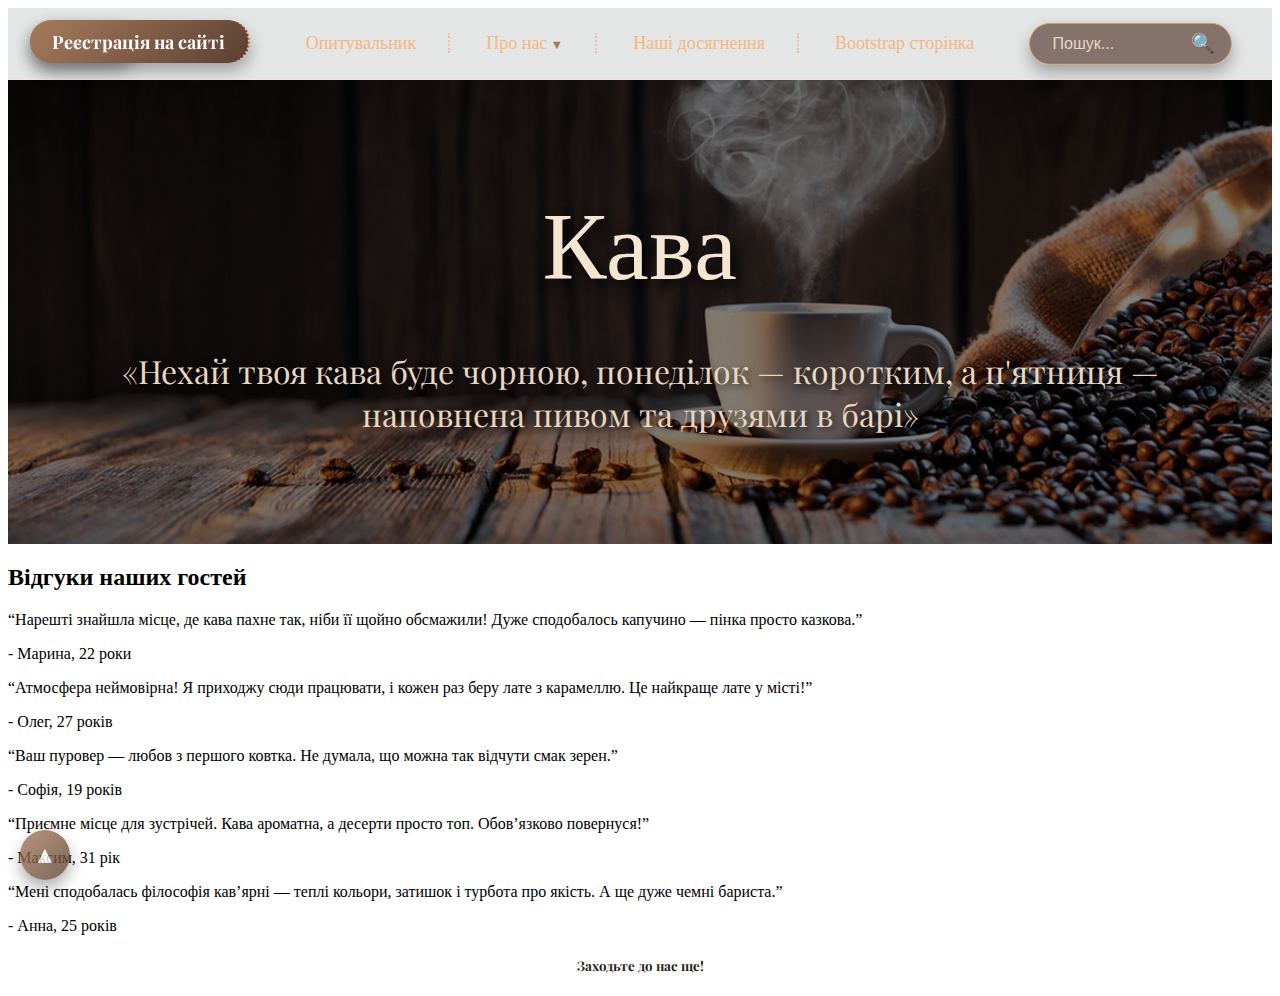
<file: index.html>
<!DOCTYPE html>
<html lang="uk">
<head>
    <meta charset="UTF-8">
    <meta name="viewport" content="width=device-width, initial-scale=1.0">
    <title>Кава</title>

    <link rel="stylesheet" href="styles/main.css">

    <link rel="preconnect" href="https://fonts.googleapis.com">
    <link rel="preconnect" href="https://fonts.gstatic.com" crossorigin>
    <link href="https://fonts.googleapis.com/css2?family=Clicker+Script&family=Playfair+Display:wght@400;600&display=swap" rel="stylesheet">
</head>

<body id="top">

    <!-- Навігація -->
    <nav class="fade-in fade-delay-1">
        <!-- Sign in з модальним вікном -->
        <a href="#auth-modal" class="signin-btn fade-in fade-delay-2">Sign in</a>

        <div class="nav-center">
            <a href="./registration.html" class="fade-in fade-delay-3">Реєстрація на сайті</a>
            <a href="./wardroom.html" class="fade-in fade-delay-3">Опитувальник</a>

            <div class="dropdown fade-in fade-delay-4">
                <a href="./about_us.html" class="dropbtn">Про нас</a>
                <div class="dropdown-content">
                    <a href="./about_us.html">Наша історія</a>
                    <a href="./about_us.html">Команда</a>
                    <a href="./about_us.html">Контакти</a>
                </div>
            </div>

            <a href="./our_achievements.html" class="fade-in fade-delay-4">Наші досягнення</a>
            <a href="./bootstrap.html" class="fade-in fade-delay-4">Bootstrap сторінка</a>
        </div>

        <!-- Пошук -->
        <form class="search-box fade-in fade-delay-4" action="#" method="get">
            <input type="text" name="q" placeholder="Пошук...">
            <button type="submit">🔍</button>
        </form>
    </nav>

    <!-- Модальне вікно авторизації -->
    <div id="auth-modal" class="modal">
        <div class="modal-content fade-in fade-delay-2">
            <a href="#" class="close">&times;</a>
            <h2>Вхід у систему</h2>
            <form>
                <label for="email">Електронна пошта:</label>
                <input type="email" id="email" placeholder="Введіть email" required>

                <label for="password">Пароль:</label>
                <input type="password" id="password" placeholder="Введіть пароль" required>

                <button type="submit" class="auth-btn">Увійти</button>
            </form>
        </div>
    </div>

    <!-- Головний блок з кавою -->
    <main >
        <div class="main-section fade-in fade-delay-1">
        <header>
            <h1 class="fade-in fade-delay-2">Кава</h1>
        </header>

        <h2 class="fade-in fade-delay-3">
            <q>Нехай твоя кава буде чорною, понеділок — коротким, а п'ятниця — наповнена пивом та друзями в барі</q>
        </h2>
        </div>

         <!-- Відгуки -->
    <section class="reviews fade-in fade-delay-2">
        <h2 class="fade-in fade-delay-2">Відгуки наших гостей</h2>

        <div class="review fade-in fade-delay-3">
            <p>“Нарешті знайшла місце, де кава пахне так, ніби її щойно обсмажили! Дуже сподобалось капучино — пінка просто казкова.”</p>
            <span>- Марина, 22 роки</span>
        </div>

        <div class="review fade-in fade-delay-4">
            <p>“Атмосфера неймовірна! Я приходжу сюди працювати, і кожен раз беру лате з карамеллю. Це найкраще лате у місті!”</p>
            <span>- Олег, 27 років</span>
        </div>

        <div class="review fade-in fade-delay-3">
            <p>“Ваш пуровер — любов з першого ковтка. Не думала, що можна так відчути смак зерен.”</p>
            <span>- Софія, 19 років</span>
        </div>

        <div class="review fade-in fade-delay-4">
            <p>“Приємне місце для зустрічей. Кава ароматна, а десерти просто топ. Обов’язково повернуся!”</p>
            <span>- Максим, 31 рік</span>
        </div>

        <div class="review fade-in fade-delay-3">
            <p>“Мені сподобалась філософія кавʼярні — теплі кольори, затишок і турбота про якість. А ще дуже чемні бариста.”</p>
            <span>- Анна, 25 років</span>
        </div>
    </section>

        <!-- Кнопка вгору -->
        <a href="#top" class="scroll-top fade-in fade-delay-4" title="Наверх">▲</a>
    </main>

    <footer class="fade-in fade-delay-4">
        <h5>Заходьте до нас ще!</h5>
    </footer>

</body>
</html>
</file>
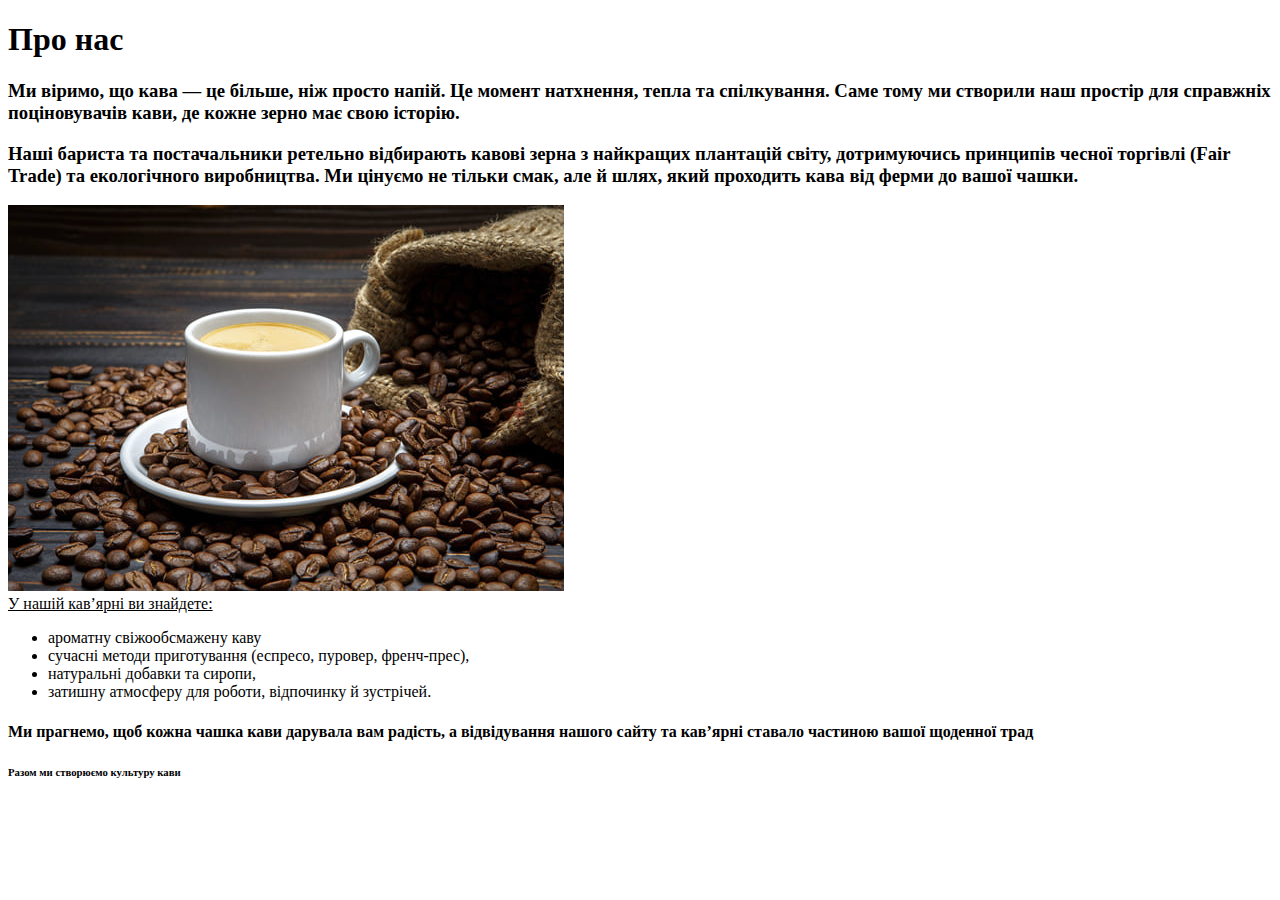
<file: about_us.html>
<!DOCTYPE html>
<html lang="en">
<head>
    <meta charset="UTF-8">
    <meta name="viewport" content="width=device-width, initial-scale=1.0">
    <title>Про нас</title>
</head>
<body>
    <header>
        <h1>Про нас</h1>
    </header>
    <section>
        <h3>Ми віримо, що кава — це більше, ніж просто напій. Це момент натхнення, тепла та спілкування. Саме тому ми створили наш простір для справжніх поціновувачів кави, де кожне зерно має свою історію.</h3>

        <h3>Наші бариста та постачальники ретельно відбирають кавові зерна з найкращих плантацій світу, дотримуючись принципів чесної торгівлі (Fair Trade) та екологічного виробництва. Ми цінуємо не тільки смак, але й шлях, який проходить кава від ферми до вашої чашки.</h3>
    </section>

    <section>
        <article>
            <img src="./image/coffee-brasil-1.jpg" alt="Фото кави">

            <br>

            <u>У нашій кав’ярні ви знайдете:</u>

            

            <ul>
                <li>ароматну свіжообсмажену каву</li>
                <li>сучасні методи приготування (еспресо, пуровер, френч-прес),</li>
                <li>натуральні добавки та сиропи,</li>
                <li>затишну атмосферу для роботи, відпочинку й зустрічей.</li>
            </ul>
        </article> 
        
        <article>
            <h4>Ми прагнемо, щоб кожна чашка кави дарувала вам радість, а відвідування нашого сайту та кав’ярні ставало частиною вашої щоденної трад</h4>
        </article>
    </section>

    <footer>
        <h6>Разом ми створюємо культуру кави</h6>
    </footer>
</body>
</html>
</file>
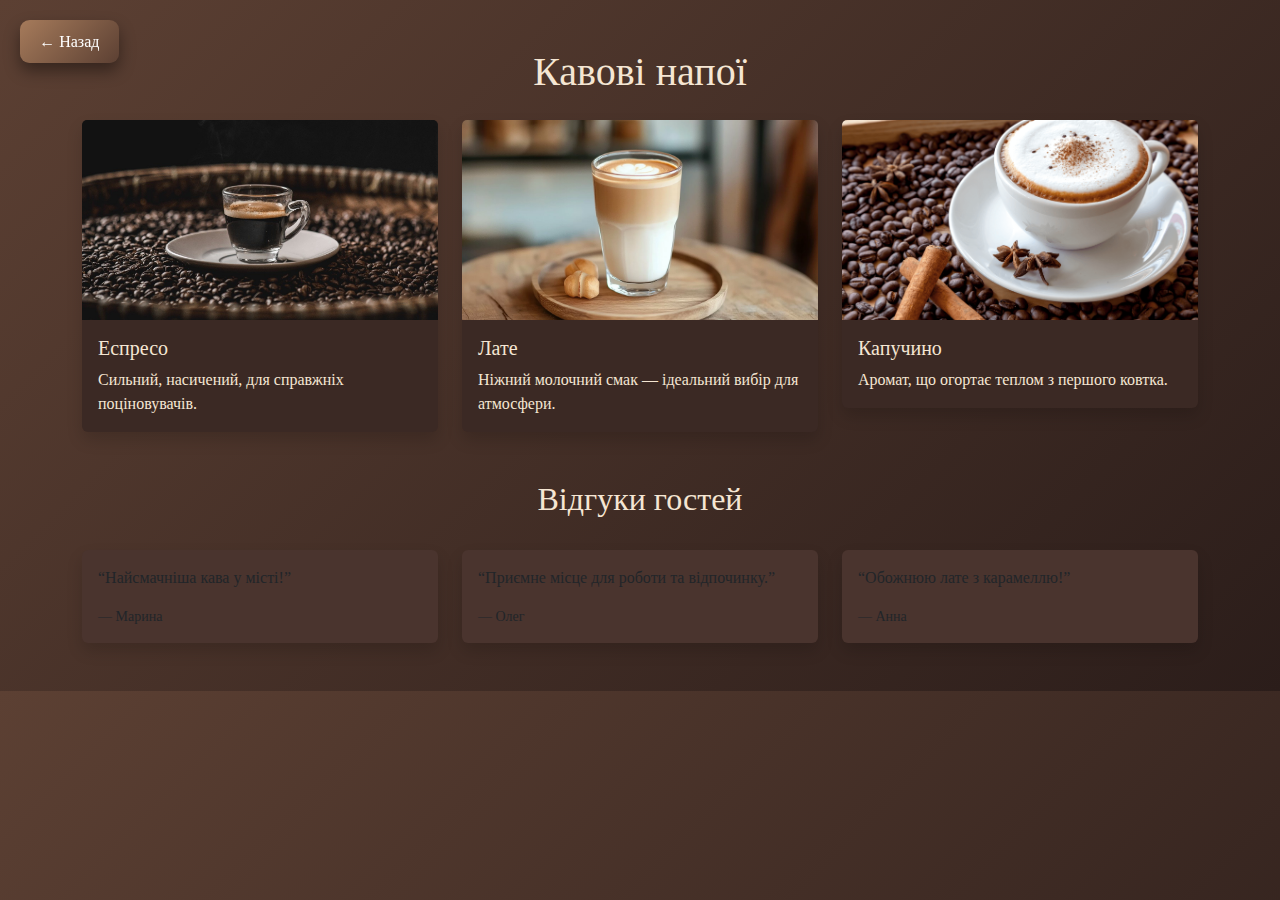
<file: bootstrap.html>
<!doctype html>
<html lang="uk">
<head>
    <meta charset="utf-8">
    <meta name="viewport" content="width=device-width, initial-scale=1">

    <title>Coffee & Bootstrap</title>

    <!-- Тільки CSS Bootstrap -->
    <link href="https://cdn.jsdelivr.net/npm/bootstrap@5.2.3/dist/css/bootstrap.min.css" 
          rel="stylesheet">

    <style>
        body {
            background: linear-gradient(135deg, #5c4033, #2b1d1a);
            color: #f5e6d3;
            font-family: "Playfair Display", serif;
        }

        h1, h2 {
            font-family: "Clicker Script", cursive;
        }

        .coffee-card {
            background: #3b2924;
            border: none;
            color: #f5e6d3;
        }

        .coffee-card img {
            height: 200px;
            object-fit: cover;
        }

        .feedback-card {
            background: #4a342e;
            border: none;
        }

        /* Кнопка назад */
        .back-btn {
            position: fixed;
            top: 20px;
            left: 20px;
            background: linear-gradient(135deg, #a67b5b, #5c4033);
            padding: 0.6rem 1.2rem;
            border-radius: .6rem;
            text-decoration: none;
            color: white;
            box-shadow: 0 0.5rem 1rem rgba(0,0,0,0.4);
        }

        .back-btn:hover {
            background: linear-gradient(135deg, #d2a679, #70452a);
        }
    </style>
</head>

<body>

<a href="index.html" class="back-btn">← Назад</a>

<div class="container py-5">

    <h1 class="text-center mb-4">Кавові напої</h1>

    <!-- Три картки з кавою -->
    <div class="row g-4">

        <div class="col-md-4">
            <div class="card coffee-card shadow">
                <img src="image/coffee-expresso.jpg" class="card-img-top" alt="Еспресо">
                <div class="card-body">
                    <h5 class="card-title">Еспресо</h5>
                    <p class="card-text">Сильний, насичений, для справжніх поціновувачів.</p>
                </div>
            </div>
        </div>

        <div class="col-md-4">
            <div class="card coffee-card shadow">
                <img src="image/coffe-late.webp" class="card-img-top" alt="Лате">
                <div class="card-body">
                    <h5 class="card-title">Лате</h5>
                    <p class="card-text">Ніжний молочний смак — ідеальний вибір для атмосфери.</p>
                </div>
            </div>
        </div>

        <div class="col-md-4">
            <div class="card coffee-card shadow">
                <img src="image/coffe-capuchino.png" class="card-img-top" alt="Капучино">
                <div class="card-body">
                    <h5 class="card-title">Капучино</h5>
                    <p class="card-text">Аромат, що огортає теплом з першого ковтка.</p>
                </div>
            </div>
        </div>

    </div>

    <!-- Відгуки -->
    <h2 class="text-center mt-5">Відгуки гостей</h2>

    <div class="row g-4 mt-1">

        <div class="col-md-4">
            <div class="card p-3 feedback-card shadow">
                <p>“Найсмачніша кава у місті!”</p>
                <small>— Марина</small>
            </div>
        </div>

        <div class="col-md-4">
            <div class="card p-3 feedback-card shadow">
                <p>“Приємне місце для роботи та відпочинку.”</p>
                <small>— Олег</small>
            </div>
        </div>

        <div class="col-md-4">
            <div class="card p-3 feedback-card shadow">
                <p>“Обожнюю лате з карамеллю!”</p>
                <small>— Анна</small>
            </div>
        </div>

    </div>

</div>

</body>
</html>
</file>
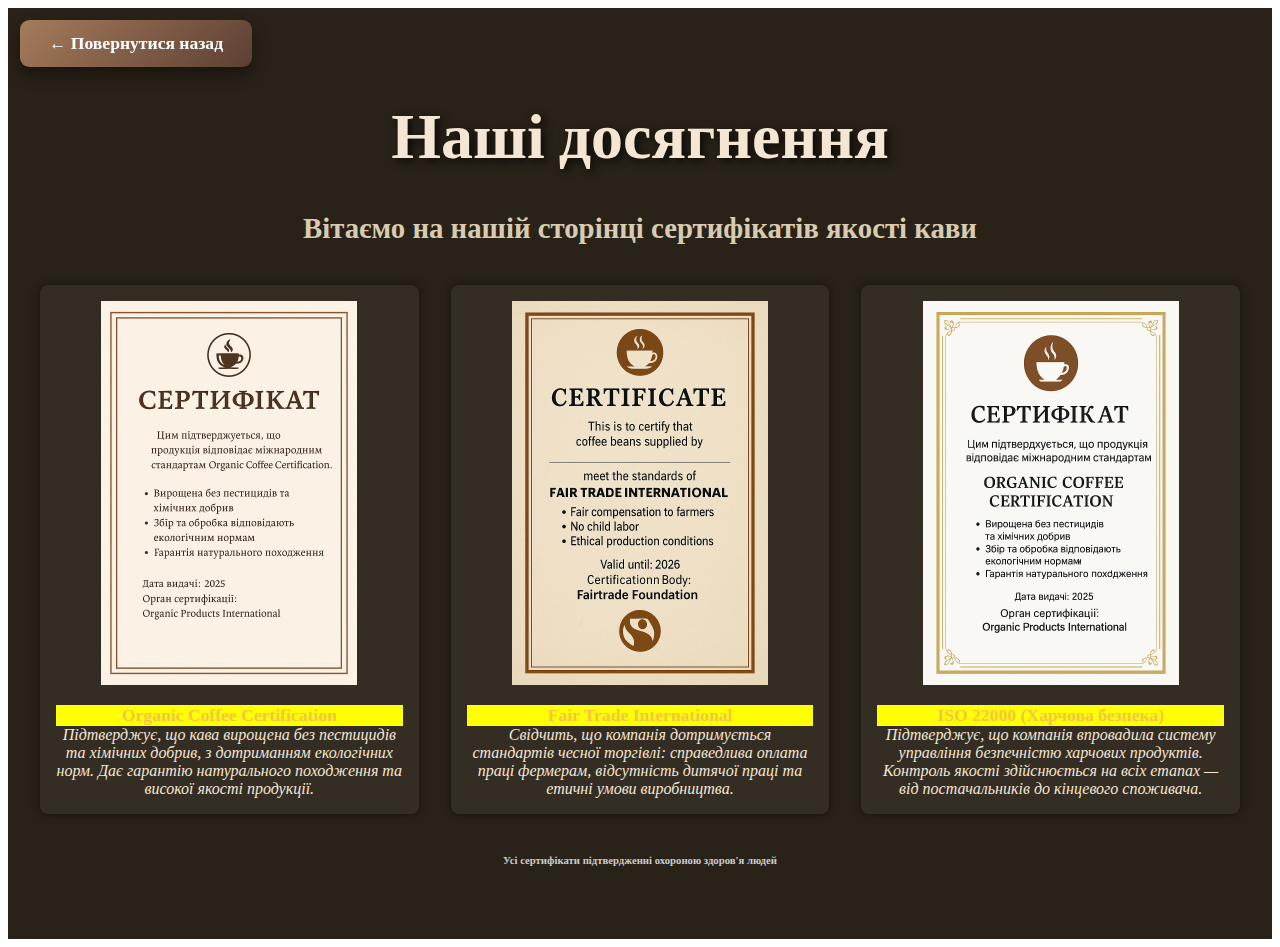
<file: our_achievements.html>
<!DOCTYPE html>
<html lang="en">
<head>
    <meta charset="UTF-8">
    <meta name="viewport" content="width=device-width, initial-scale=1.0">
    <link rel="stylesheet" href="styles/achievements.css">
    <link rel="stylesheet" href="styles/main.css">
    <link rel="stylesheet" href="https://fonts.googleapis.com/css2?family=Clicker+Script&display=swap">
    <link rel="preconnect" href="https://fonts.googleapis.com">
    <link rel="preconnect" href="https://fonts.gstatic.com" crossorigin>
    <link href="https://fonts.googleapis.com/css2?family=Clicker+Script&display=swap" rel="stylesheet">
    <title>Наші досягнення</title>
</head>
<body>

    
    <main class="achievements">


    <div class="back-btn">
         <a href="index.html">← Повернутися назад</a>
    </div>



        <header>
            <h1>Наші досягнення</h1>
        </header>
        
        
        <h3>Вітаємо на нашій сторінці сертифікатів якості кави</h3>
        
        <section>
            <article>
                <img src="./image/ChatGPT Image 4 сент. 2025 г., 15_25_33.png" alt="Organic Coffee Certification">
                
                
                <mark>Organic Coffee Certification</mark>
                
                <i>Підтверджує, що кава вирощена без пестицидів та хімічних добрив, з дотриманням екологічних норм. Дає гарантію натурального походження та високої якості продукції.</i>
            </article>
            
            <article>
                <img src="./image/a11743d5-6903-491f-9242-7beac7865891.png" alt="Fair Trade International">
                
                <mark>Fair Trade International</mark>
                
                <i>Свідчить, що компанія дотримується стандартів чесної торгівлі: справедлива оплата праці фермерам, відсутність дитячої праці та етичні умови виробництва.</i>
            </article>
            
            <article>
                <img src="./image/ChatGPT Image 4 сент. 2025 г., 15_26_17.png" alt="ISO 22000 (Харчова безпека)">
                
                <mark>ISO 22000 (Харчова безпека)</mark>
                
                <i>Підтверджує, що компанія впровадила систему управління безпечністю харчових продуктів. Контроль якості здійснюється на всіх етапах — від постачальників до кінцевого споживача.</i>
            </article>
        </section>
        
        <footer>
            <h6>Усі сертифікати підтвердженні охороною здоров'я людей</h6>
        </footer>
    </main>
        
    </body>
</html>
</file>
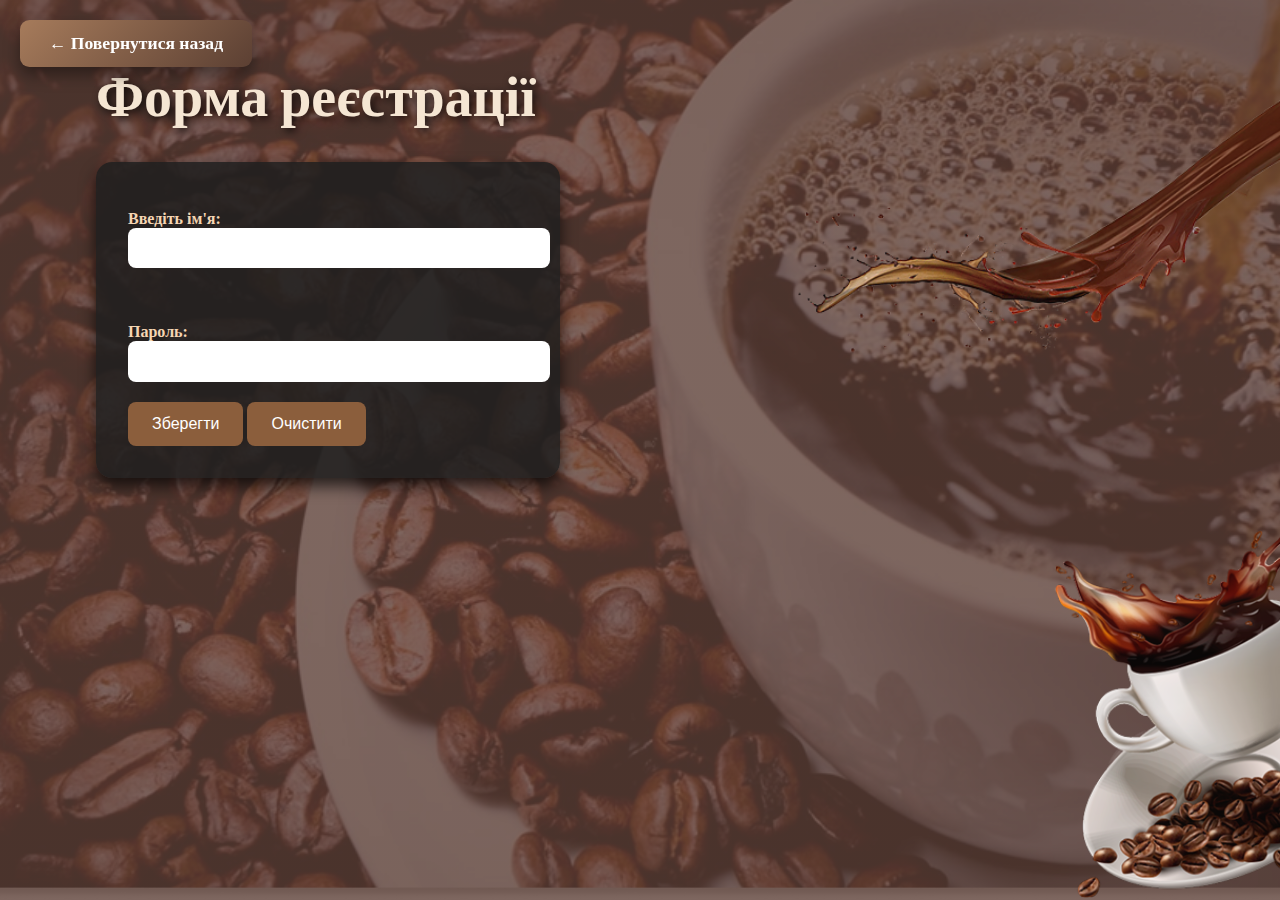
<file: registration.html>
<!DOCTYPE html>
<html lang="en">
<head>
    <meta charset="UTF-8">
    <meta name="viewport" content="width=device-width, initial-scale=1.0">
    <link rel="stylesheet" href="styles/main.css">
    <link rel="stylesheet" href="styles/registration.css">
    <link rel="stylesheet" href="https://fonts.googleapis.com/css2?family=Clicker+Script&display=swap">
    <link rel="preconnect" href="https://fonts.googleapis.com">
    <link rel="preconnect" href="https://fonts.gstatic.com" crossorigin>
    <link href="https://fonts.googleapis.com/css2?family=Clicker+Script&display=swap" rel="stylesheet">
    <title>Реєстрація</title>
</head>
<body>

    <img src="image/coffee_blast.png" alt="coffee" class="side-coffee">
    <img src="image/pngwing 2.png" alt="coffee"class="side-coffee2">

    <h1>Форма реєстрації</h1>

    <div class="back-btn">
         <a href="index.html">← Повернутися назад</a>
    </div>

    <form action="">
        <label>Введіть ім'я: <br>
            <input type="text">
        </label>

        <br>

        <label>Пароль: <br>
            <input type="password">
        </label>

        <div>
            <input type="submit" value="Зберегти">
            <input type="reset" value="Очистити">
        </div>
    </form>

</body>
</html>
</file>
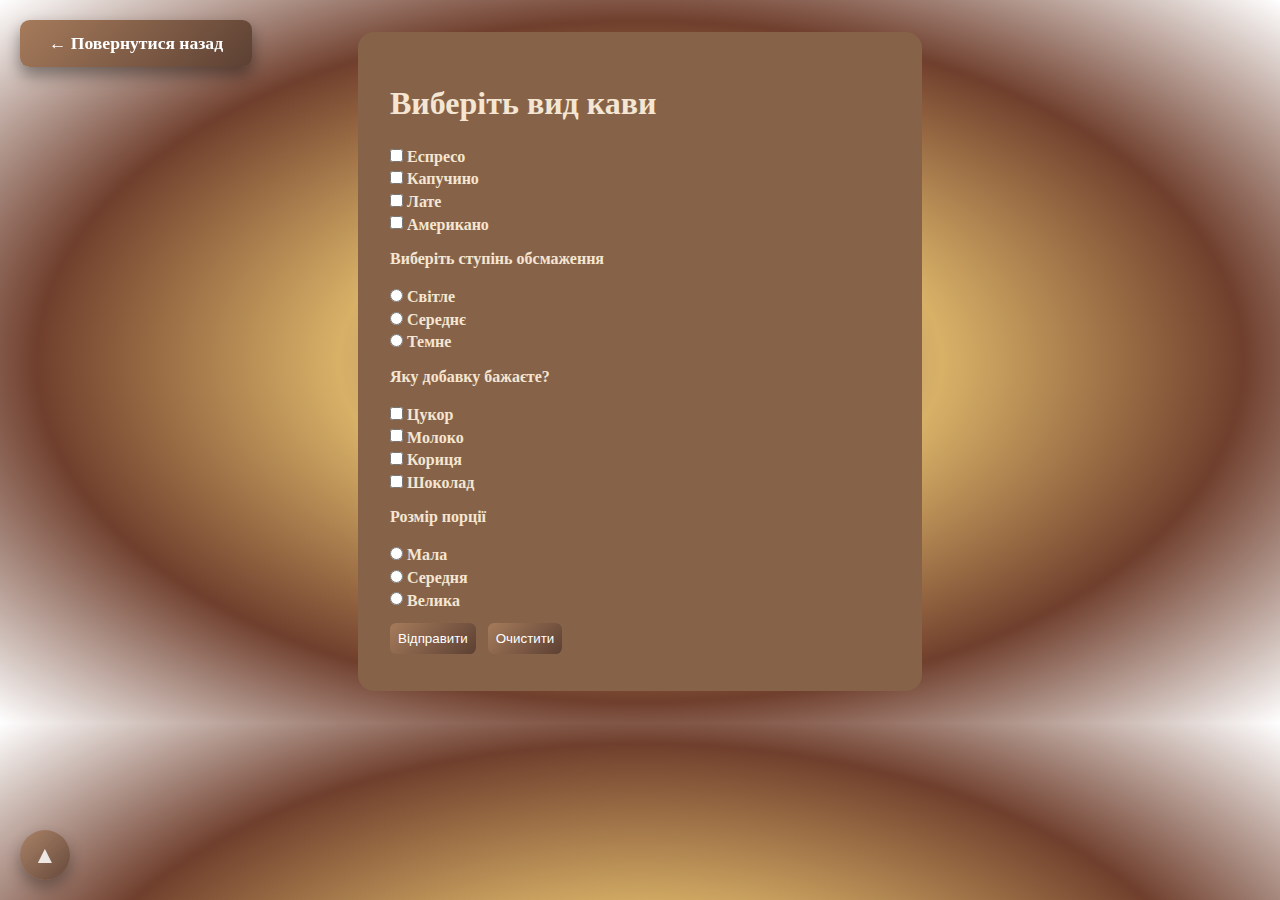
<file: wardroom.html>
<!DOCTYPE html>
<html lang="en">
<head>
    <meta charset="UTF-8">
    <meta name="viewport" content="width=device-width, initial-scale=1.0">
    <link rel="stylesheet" href="styles/main.css">
    <link rel="stylesheet" href="styles/wardroom.css">
    <link rel="stylesheet" href="https://fonts.googleapis.com/css2?family=Clicker+Script&display=swap">
    <link rel="preconnect" href="https://fonts.googleapis.com">
    <link rel="preconnect" href="https://fonts.gstatic.com" crossorigin>
    <link href="https://fonts.googleapis.com/css2?family=Clicker+Script&display=swap" rel="stylesheet">
    <title>Опитувальник</title>
</head>
<body>

    <div class="back-btn">
         <a href="index.html">← Повернутися назад</a>
    </div>

    <form action="handler.php">
        <p><h1>Виберіть вид кави</h1></p>
        <p>
            <input type="checkbox" id="q1">
            <label for="q1">Еспресо</label><br>
            <input type="checkbox" id="q2">
            <label for="q2">Капучино</label><br>
            <input type="checkbox" id="q3">
            <label for="q3">Лате</label><br>
            <input type="checkbox" id="q4">
            <label for="q4">Американо</label>
        </p>

        <p><b>Виберіть ступінь обсмаження</b></p>
        <p>
            <input type="radio" id="q5" name="roast" value="light">
            <label for="q5">Світле</label><br>
            <input type="radio" id="q6" name="roast" value="medium">
            <label for="q6">Середнє</label><br>
            <input type="radio" id="q7" name="roast" value="dark">
            <label for="q7">Темне</label>
        </p>

        <p><b>Яку добавку бажаєте?</b></p>
        <p>
            <input type="checkbox" id="q8">
            <label for="q8">Цукор</label><br>
            <input type="checkbox" id="q9">
            <label for="q9">Молоко</label><br>
            <input type="checkbox" id="q10">
            <label for="q10">Кориця</label><br>
            <input type="checkbox" id="q11">
            <label for="q11">Шоколад</label>
        </p>

        <p><b>Розмір порції</b></p>
        <p>
            <input type="radio" id="q12" name="size" value="small">
            <label for="q12">Мала</label><br>
            <input type="radio" id="q13" name="size" value="medium">
            <label for="q13">Середня</label><br>
            <input type="radio" id="q14" name="size" value="large">
            <label for="q14">Велика</label>
        </p>

        <div>
            <input type="submit" value="Відправити">
            <input type="reset" value="Очистити">
        </div>

        <a href="#top" class="scroll-top" title="Наверх">▲</a>

    </form>
</body>
</html>
</file>
<file: styles/main.css>
:root {
  --main-bg: #2b1d1a;                
  --overlay: rgba(0,0,0,0.5);        
  --main-text: #f5e6d3;              
  --secondary-text: #e8d6c0;         
  --accent: #a67b5b;                
  --accent-dark: #5c4033;            
  --nav-bg: #e4e6e5;                 
  --nav-link: #f5b683;               
  --nav-link-hover: rgb(164, 131, 121);
  --font-header: "Clicker Script", cursive;
  --font-body: "Playfair Display", serif;
}

/* Заголовки с красивым шрифтом */
.clicker-script-regular {
  font-family: var(--font-header);
  font-weight: 400;
  font-style: normal;
}

/* Главный блок */
.main-section {
  position: relative;
  z-index: 0;
  height: 25rem;
  background-image: url("../image/coffee_image.png");
  background-size: cover;
  background-position: center;
  background-repeat: no-repeat;
  display: flex;
  align-items: center;
  justify-content: center;
  flex-direction: column;
  color: var(--main-text);
  text-align: center;
  padding: 2rem;
}

/* Затемнение фона */
.main-section::before {
  content: "";
  position: absolute;
  top: 0; left: 0;
  width: 100%; height: 100%;
  background: rgba(0,0,0,0.5);
  pointer-events: none; /* делает клики доступными */
}

/* Тексты */
.main-section h1,
.main-section h2 {
  position: relative;
  z-index: 1;
  color: var(--main-text);
  text-shadow: 0.2rem 0.2rem 0.4rem rgba(0,0,0,0.8);
  margin: 0.5rem 0;
}

.main-section h1 {
  font-family: var(--font-header);
  font-size: 6rem;
  font-weight: 400;
  color: var(--main-text);
  text-shadow: 0.4rem 0.4rem 0.8rem rgba(0,0,0,0.8);
  margin-bottom: 1.5rem;
  letter-spacing: 0.05rem;
}

.main-section h2 {
  font-family: var(--font-body);
  font-size: 2rem;
  font-weight: 400;
  color: var(--secondary-text);
  text-shadow: 0.2rem 0.2rem 0.4rem rgba(0,0,0,0.6);
}

/* Навигация */
nav {  
  position: relative;
  z-index: 100;
  margin: 0;
  border-bottom: #f5e3e8 solid 1px;
  padding: 25px 5px;
  background: var(--nav-bg);
  text-align: center;
  display: flex;
  justify-content: center;
}

nav a {
  padding: 0 32px;
  border-right: #f5bba3 dotted 2px;
  font-size: 18px;
  color: var(--nav-link);
  text-decoration: none;
  transition: color 0.3s ease;
}

nav a:hover {
  text-decoration: underline; 
  color: var(--nav-link-hover);
}

nav a:last-child {
  border-right: none;
}

/* Контейнер для выпадающего меню */
.dropdown {
  position: relative;
  display: inline-block;
  z-index: 200;
}

/* Кнопка */
.dropbtn {
  color: var(--nav-link);
  text-decoration: none;
  padding: 0 32px;
  font-size: 18px;
  transition: color 0.3s;
}

.dropbtn:hover {
  color: var(--nav-link-hover);
}

/* Стрелочка */
.dropbtn::after {
  content: " ▼";
  font-size: 0.8rem;
  color: var(--accent);
  transition: transform 0.3s ease;
}

.dropdown:hover .dropbtn::after {
  transform: rotate(180deg); /* красивая анимация стрелки */
}

/* Подменю */
.dropdown-content {
  display: none;
  position: absolute;
  top: 2.5rem;
  left: 0;
  background: rgba(50, 35, 25, 0.95);
  min-width: 160px;
  box-shadow: 0 0.5rem 1rem rgba(0,0,0,0.4);
  border-radius: 0.5rem;
  z-index: 9999;
}

/* Ссылки в подменю */
.dropdown-content a {
  display: block;
  padding: 0.8rem 1rem;
  color: var(--main-text);
  text-decoration: none;
  text-align: left;
  transition: background 0.3s, color 0.3s;
}

.dropdown-content a:hover {
  background: rgba(255, 255, 255, 0.1);
  color: var(--accent);
}

/* Показываем подменю при наведении */
.dropdown:hover .dropdown-content {
  display: block;
}

/* Кнопка "Назад" */
.back-btn {
  position: fixed;
  top: 20px;
  left: 20px;
  z-index: 1000;
}

.back-btn a {
  display: inline-block;
  padding: 0.8rem 1.8rem;
  background: linear-gradient(135deg, var(--accent), var(--accent-dark));
  color: #fff;
  font-family: var(--font-body);
  font-size: 1.1rem;
  font-weight: bold;
  border-radius: 0.6rem;
  text-decoration: none;
  box-shadow: 0 0.5rem 1rem rgba(0,0,0,0.4);
  transition: all 0.3s ease;
}

.back-btn a:hover {
  background: linear-gradient(135deg, #f5e6d3, #d2a679);
  color: #2c2c2c;
  transform: translateY(-0.2rem) scale(1.05);
}

/* Подвал */
h5 {
  text-align: center;
  font-family: var(--font-body);
  color: #292218;
}

.main-section::before {
  pointer-events: none; /* делает фон некликабельным */
}

nav,
.dropdown,
.dropdown-content {
  z-index: 10000; /* меню поверх фона */
}

.scroll-top {
  position: fixed;
  bottom: 20px;
  left: 20px;
  background: linear-gradient(135deg, #a67b5b, #5c4033);
  color: #fff;
  font-size: 1.5rem;
  font-weight: bold;
  border: none;
  border-radius: 50%;
  width: 50px;
  height: 50px;
  text-align: center;
  line-height: 50px;
  text-decoration: none;
  box-shadow: 0 0.5rem 1rem rgba(0,0,0,0.4);
  z-index: 2000;
  cursor: pointer;
  transition: all 0.3s ease;
  opacity: 0.8;
}

.scroll-top:hover {
  background: linear-gradient(135deg, #f5e6d3, #d2a679);
  color: #2c2c2c;
  transform: translateY(-5px) scale(1.05);
  opacity: 1;
}

/* Контейнер пошуку */

.search-box {
  position: absolute;
  top: 50%;
  right: 40px;
  transform: translateY(-50%);
  display: flex;
  align-items: center;
  background: rgba(93, 64, 55, 0.7);
  border: 1px solid #d2a679;
  border-radius: 2rem;
  padding: 0.2rem 0.6rem;
  box-shadow: 0 0.5rem 1rem rgba(0,0,0,0.3);
  transition: all 0.3s ease;
}

.search-box input {
  background: transparent;
  border: none;
  outline: none;
  color: #f5e6d3;
  padding: 0.5rem 0.8rem;
  font-size: 1rem;
  width: 120px;
  transition: width 0.3s ease;
}

.search-box input::placeholder {
  color: #e8d6c0;
}

.search-box button {
  background: none;
  border: none;
  color: #f5e6d3;
  cursor: pointer;
  font-size: 1.2rem;
  transition: color 0.3s ease;
}

.search-box:hover {
  background: rgba(93, 64, 55, 0.9);
  transform: translateY(-50%) scale(1.05);
}

.search-box:hover input {
  width: 160px;
}

.search-box button:hover {
  color: #d2a679;
}

/* --- Планшеты (до 1024px) --- */
@media (max-width: 1024px) {
  nav {
    display: flex;
    flex-wrap: wrap;
    justify-content: center;
    padding: 1rem;
  }

  nav a, .dropbtn {
    font-size: 1rem;
    padding: 0.5rem 1rem;
  }

  .dropdown-content {
    position: static;
    width: 100%;
    text-align: center;
  }

  .search-box {
    position: static;
    transform: none;
    margin: 1rem auto;
  }
}

/* --- Телефоны (до 768px) --- */
@media (max-width: 768px) {
  h1 {
    font-size: 2.2rem;
    text-align: center;
  }

  h2, h3 {
    font-size: 1.1rem;
    text-align: center;
  }

  .about-content,
  .registration,
  .achievements-content,
  .wardroom-content {
    flex-direction: column;
    align-items: center;
    text-align: center;
    gap: 1rem;
  }

  .about-img,
  .achievements-img {
    width: 90%;
    max-width: 400px;
    height: auto;
  }

  .about-text,
  .registration form,
  .achievements-text,
  .wardroom-text {
    width: 90%;
    max-width: 500px;
  }

  nav {
    flex-direction: column;
    gap: 0.5rem;
  }

  nav a {
    border: none;
    display: block;
  }

  .search-box {
    width: 80%;
    justify-content: center;
  }

  .search-box input {
    width: 100%;
    font-size: 1rem;
  }
}

/* --- Очень маленькие экраны (до 480px) --- */
@media (max-width: 480px) {
  h1 {
    font-size: 1.8rem;
  }

  h2, h3 {
    font-size: 1rem;
  }

  nav a, .dropbtn {
    font-size: 0.9rem;
    padding: 0.4rem;
  }

  .about-img {
    width: 100%;
    border-radius: 0.5rem;
  }

  .hover-text h2 {
    font-size: 1.5rem;
  }

  .hover-text p {
    font-size: 0.9rem;
  }

  .search-box {
    width: 90%;
  }
}
/* --- Планшеты (до 1024px) --- */
@media (max-width: 1024px) {
  nav {
    display: flex;
    flex-wrap: wrap;
    justify-content: center;
    padding: 1rem;
  }

  nav a, .dropbtn {
    font-size: 1rem;
    padding: 0.5rem 1rem;
  }

  .dropdown-content {
    position: static;
    width: 100%;
    text-align: center;
  }

  .search-box {
    position: static;
    transform: none;
    margin: 1rem auto;
  }
}

/* --- Телефоны (до 768px) --- */
@media (max-width: 768px) {
  h1 {
    font-size: 2.2rem;
    text-align: center;
  }

  h2, h3 {
    font-size: 1.1rem;
    text-align: center;
  }

  .about-content,
  .registration,
  .achievements-content,
  .wardroom-content {
    flex-direction: column;
    align-items: center;
    text-align: center;
    gap: 1rem;
  }

  .about-img,
  .achievements-img {
    width: 90%;
    max-width: 400px;
    height: auto;
  }

  .about-text,
  .registration form,
  .achievements-text,
  .wardroom-text {
    width: 90%;
    max-width: 500px;
  }

  nav {
    flex-direction: column;
    gap: 0.5rem;
  }

  nav a {
    border: none;
    display: block;
  }

  .search-box {
    width: 80%;
    justify-content: center;
  }

  .search-box input {
    width: 100%;
    font-size: 1rem;
  }
}

/* Кнопка Sign in (РЕЄСТРАЦІЯ) */
nav a[href="./registration.html"] {
  position: fixed;
  top: 20px;
  left: 30px;
  background: linear-gradient(135deg, #a67b5b, #5c4033);
  color: #fff;
  padding: 0.6rem 1.4rem;
  border-radius: 2rem;
  font-family: "Playfair Display", serif;
  font-weight: bold;
  box-shadow: 0 0.5rem 1rem rgba(0,0,0,0.3);
  text-decoration: none;
  transition: all 0.3s ease;
  z-index: 9999;
}

nav a[href="./registration.html"]:hover {
  background: linear-gradient(135deg, #d2a679, #70452a);
  transform: scale(1.05);
}


@media (max-width: 768px) {
  nav a[href="./registration.html"] {
    top: auto;
    bottom: 20px;
    left: 60px;
    right: auto;
    padding: 0.5rem 1rem;
    font-size: 0.9rem;
  }
}

/* 💻 Десктопная версия */
nav a[href="./registration.html"] {
  position: fixed;
  top: 20px;
  left: 30px;
  background: linear-gradient(135deg, #a67b5b, #5c4033);
  color: #fff;
  padding: 0.6rem 1.4rem;
  border-radius: 2rem;
  font-family: "Playfair Display", serif;
  font-weight: bold;
  box-shadow: 0 0.5rem 1rem rgba(0,0,0,0.3);
  text-decoration: none;
  transition: all 0.3s ease;
  z-index: 9999;
}

nav a[href="./registration.html"]:hover {
  background: linear-gradient(135deg, #d2a679, #70452a);
  transform: scale(1.05);
}

/* 📱 Мобильная версия */
@media (max-width: 768px) {
  nav a[href="./registration.html"] {
    position: static; /* убираем фикс */
    display: block;
    margin: 0 auto;
    text-align: center;
    background: linear-gradient(135deg, #a67b5b, #5c4033);
    padding: 0.6rem 1.2rem;
    border-radius: 2rem;
    width: fit-content;
    box-shadow: 0 0.3rem 0.8rem rgba(0,0,0,0.3);
    font-size: 1rem;
  }

  nav a[href="./registration.html"]:hover {
    background: linear-gradient(135deg, #d2a679, #70452a);
    transform: none;
  }
}

/* === Кнопка входу === */
.signin-btn {
  position: fixed;
  top: 20px;
  left: 30px;
  background: linear-gradient(135deg, #a67b5b, #5c4033);
  color: #fff;
  padding: 0.6rem 1.4rem;
  border-radius: 2rem;
  font-family: "Playfair Display", serif;
  font-weight: bold;
  box-shadow: 0 0.5rem 1rem rgba(0,0,0,0.3);
  text-decoration: none;
  transition: all 0.3s ease;
  z-index: 9999;
}

.signin-btn:hover {
  background: linear-gradient(135deg, #d2a679, #70452a);
  transform: scale(1.05);
}

/* === Модальне вікно === */
.modal {
  position: fixed;
  top: 0;
  left: 0;
  width: 100%;
  height: 100%;
  background: rgba(0,0,0,0.6);
  display: none;
  justify-content: center;
  align-items: center;
  z-index: 10000;
  backdrop-filter: blur(4px);
}

/* Коли вікно активне (через :target) */
.modal:target {
  display: flex;
}

/* Вміст */
.modal-content {
  background: linear-gradient(135deg, #5c4033, #a67b5b);
  color: #f5e6d3;
  padding: 2rem;
  border-radius: 1rem;
  width: 90%;
  max-width: 400px;
  box-shadow: 0 0.8rem 2rem rgba(0,0,0,0.5);
  position: relative;
  text-align: center;
  animation: fadeIn 0.4s ease;
}

/* Закрити */
.close {
  position: absolute;
  top: 10px;
  right: 15px;
  font-size: 1.8rem;
  color: #f5e6d3;
  text-decoration: none;
  transition: transform 0.3s;
}

.close:hover {
  transform: scale(1.2);
  color: #fff;
}

/* Поля */
.modal-content input {
  width: 90%;
  padding: 0.6rem;
  margin: 0.8rem 0;
  border: none;
  border-radius: 0.4rem;
  font-size: 1rem;
}

.auth-btn {
  background: linear-gradient(135deg, #a67b5b, #5c4033);
  color: #fff;
  border: none;
  padding: 0.8rem 1.6rem;
  border-radius: 0.5rem;
  font-size: 1rem;
  cursor: pointer;
  transition: background 0.3s;
}

.auth-btn:hover {
  background: linear-gradient(135deg, #d2a679, #70452a);
}

@keyframes fadeIn {
  from { opacity: 0; transform: translateY(-20px); }
  to { opacity: 1; transform: translateY(0); }
}
</file>
<file: styles/achievements.css>
.achievements {
  padding: 3rem 2rem;
  background:  #292218;
  color: #f5e6d3;
  text-align: center;
}

.achievements h1 {
  font-family: "Clicker Script", cursive;
  font-size: 4rem;
  margin-bottom: 1.5rem;
  color: #f5e6d3;
  text-shadow: 0.2rem 0.2rem 0.6rem rgba(0, 0, 0, 0.8);
}

.achievements h3 {
  font-family: "Playfair Display", serif;
  font-size: 1.8rem;
  margin-bottom: 2.5rem;
  color: #d8cbb2;
}

.achievements section {
  display: grid;
  grid-template-columns: repeat(auto-fit, minmax(250px, 1fr));
  gap: 2rem;
}

.achievements article {
  background: rgba(255, 255, 255, 0.05);
  padding: 1rem;
  border-radius: 0.5rem;
  box-shadow: 0 0 10px rgba(0,0,0,0.5);
  transition: transform 0.3s, filter 0.3s;
}

.achievements article:hover {
  transform: scale(1.05);
  filter: brightness(1.1);
}

.achievements article img {
  width: 100%;
  max-height: 24rem;
  object-fit: contain;
  margin-bottom: 1rem;
}

.achievements article mark {
  display: block;
  font-weight: bold;
  font-size: 1.1rem;
  color: #f5c542; /* жёлтый */
  margin-top: auto; /* прижимаем к низу */
}

.achievements footer {
  margin-top: 2.5rem;
  font-size: 1rem;
  color: #ccc;
}
</file>
<file: styles/registration.css>
body {
  margin: 0;
  font-family: "Playfair Display", serif;
  background: 
    linear-gradient(rgba(93, 64, 55, 0.8), rgba(93, 64, 55, 0.8)), 
    url("../image/Rectangle\ 14.png") no-repeat center center fixed;
  background-size: cover;
}

.side-coffee {
  position: fixed;  
  right: 0;         
  top: 4;        
  width: 500px;      
  z-index: 0;       
  opacity: 0.9;   
  pointer-events: none; 
}

.side-coffee2{
    position: fixed;
    right: 0;
    bottom: 0;
    width: 300px;
    z-index: 0;
    opacity: 0.9;
    pointer-events: none;
}

.registration {
  background: rgba(0, 0, 0, 0.7);
  min-height: 100vh;
  display: flex;
  flex-direction: column;
  align-items: center;
  justify-content: center;
  padding: 2rem;
}

h1 {
  font-family: "Clicker Script", cursive;
  font-size: 3.5rem;
  margin-bottom: 1.5rem;
  margin-top: 4rem;
  color: #f5e6d3;
  text-shadow: 0.2rem 0.2rem 0.5rem rgba(0,0,0,0.8);
  margin-left: 6rem;
}

form {
  margin-left: 6rem;
  background: rgba(30, 30, 30, 0.85);
  padding: 2rem;
  border-radius: 1rem;
  box-shadow: 0 0.5rem 1rem rgba(0,0,0,0.7);
  width: 100%;
  max-width: 400px;
}

label {
  display: block;
  margin-top: 1rem;
  margin-bottom: 0.3rem;
  color: #f5d6b3;
  font-weight: bold;
}

input[type="text"],
input[type="password"] {
  width: 100%;
  padding: 0.7rem;
  border: none;
  border-radius: 0.5rem;
  margin-bottom: 1rem;
  font-size: 1rem;
}

.btns {
  display: flex;
  justify-content: space-between;
  margin-top: 1rem;
}

input[type="submit"],
input[type="reset"] {
  background: #8b5e3c;
  color: #fff;
  padding: 0.8rem 1.5rem;
  border: none;
  border-radius: 0.5rem;
  font-size: 1rem;
  cursor: pointer;
  transition: background 0.3s;
}

input[type="submit"]:hover {
  background: #a06f47;
}

input[type="reset"]:hover {
  background: #70452a;
}

.back-btn {
  margin-bottom: 1.5rem;
}



.back-btn a:hover {
  background: #7a523c;
}

input:required:invalid {
  border: 2px solid #b15454;
  background: #fff0f0;
  outline: none;
}

input:required:valid {
  border: 2px solid #4caf50;
  background: #f0fff0;
  outline: none;
}

input:focus {
  box-shadow: 0 0 0.4rem rgba(255, 255, 255, 0.5);
}

@media (max-width: 1024px) {
  nav {
    display: flex;
    flex-wrap: wrap;
    justify-content: center;
    padding: 1rem;
  }

  nav a, .dropbtn {
    font-size: 1rem;
    padding: 0.5rem 1rem;
    border-right: none;
  }

  .dropdown-content {
    position: static;
    display: none;
    width: 100%;
    background: rgba(60, 40, 30, 0.95);
    text-align: center;
  }

  .dropdown:hover .dropdown-content {
    display: block;
  }
}

@media (max-width: 768px) {
  /* Заголовки */
  h1 {
    font-size: 2.5rem;
    text-align: center;
    margin: 1rem 0;
  }

  h2, h3 {
    font-size: 1.2rem;
    text-align: center;
    padding: 0 1rem;
  }

  /* Основные блоки */
  .main-section {
    padding: 1rem;
    height: auto;
  }

  .about-content,
  .registration,
  .achievements-content,
  .wardroom-content {
    flex-direction: column;
    align-items: center;
    text-align: center;
    gap: 1.2rem;
    padding: 1rem;
  }

  .about-img,
  .achievements-img {
    width: 90%;
    max-width: 400px;
    height: auto;
  }

  .about-text,
  .registration form,
  .achievements-text,
  .wardroom-text {
    width: 90%;
    max-width: 500px;
  }

  /* Кнопки */
  input[type="submit"],
  input[type="reset"],
  .back-btn a,
  .scroll-top {
    font-size: 1rem;
    padding: 0.6rem 1.2rem;
  }

  /* Наверх */
  .scroll-top {
    bottom: 1rem;
    left: 1rem;
  }

  /* Убираем большие отступы */
  body {
    padding: 0;
    margin: 0;
  }
}

@media (max-width: 480px) {
  nav {
    flex-direction: column;
    gap: 0.5rem;
  }

  .dropbtn::after {
    display: none; /* убираем стрелку, если не влезает */
  }

  h1 {
    font-size: 2rem;
  }

  h2, h3 {
    font-size: 1rem;
  }

  .about-img {
    width: 100%;
    border-radius: 0.5rem;
  }

  .hover-text h2 {
    font-size: 1.6rem;
  }

  .hover-text p {
    font-size: 0.9rem;
  }
}
</file>
<file: styles/wardroom.css>
body { background-image: radial-gradient(rgb(132, 86, 96), rgb(216, 177, 103),rgb(112, 63, 45), white); }

form {
  background: #2c2c2c;
  padding: 2rem;
  border-radius: 1rem;
  color: #fff;
  max-width: 500px;
  margin: 2rem auto;
  font-family: "Playfair Display", serif;
}

form p {
  margin: 1rem 0 0.5rem;
  font-weight: bold;
  color: #f5e6d3;
}

input, select, textarea {
  margin: 0.3rem 0;
  padding: 0.5rem;
  border-radius: 0.4rem;
  border: 1px solid #a67b5b;
  background: #fff;
  color: #2c2c2c;
}

input[type="submit"], input[type="reset"] {
  background: linear-gradient(135deg, #a67b5b, #5c4033);
  color: white;
  border: none;
  cursor: pointer;
  margin-right: 0.5rem;
  transition: 0.3s;
}

input[type="submit"]:hover, input[type="reset"]:hover {
  transform: scale(1.05);
  background: linear-gradient(135deg, #f5e6d3, #d2a679);
  color: #2c2c2c;
}

form {
    background-color: #866348;
}

h1{
    font-family: 'Times New Roman', Times, serif;
    color:  #f5e6d3;
}
</file>
